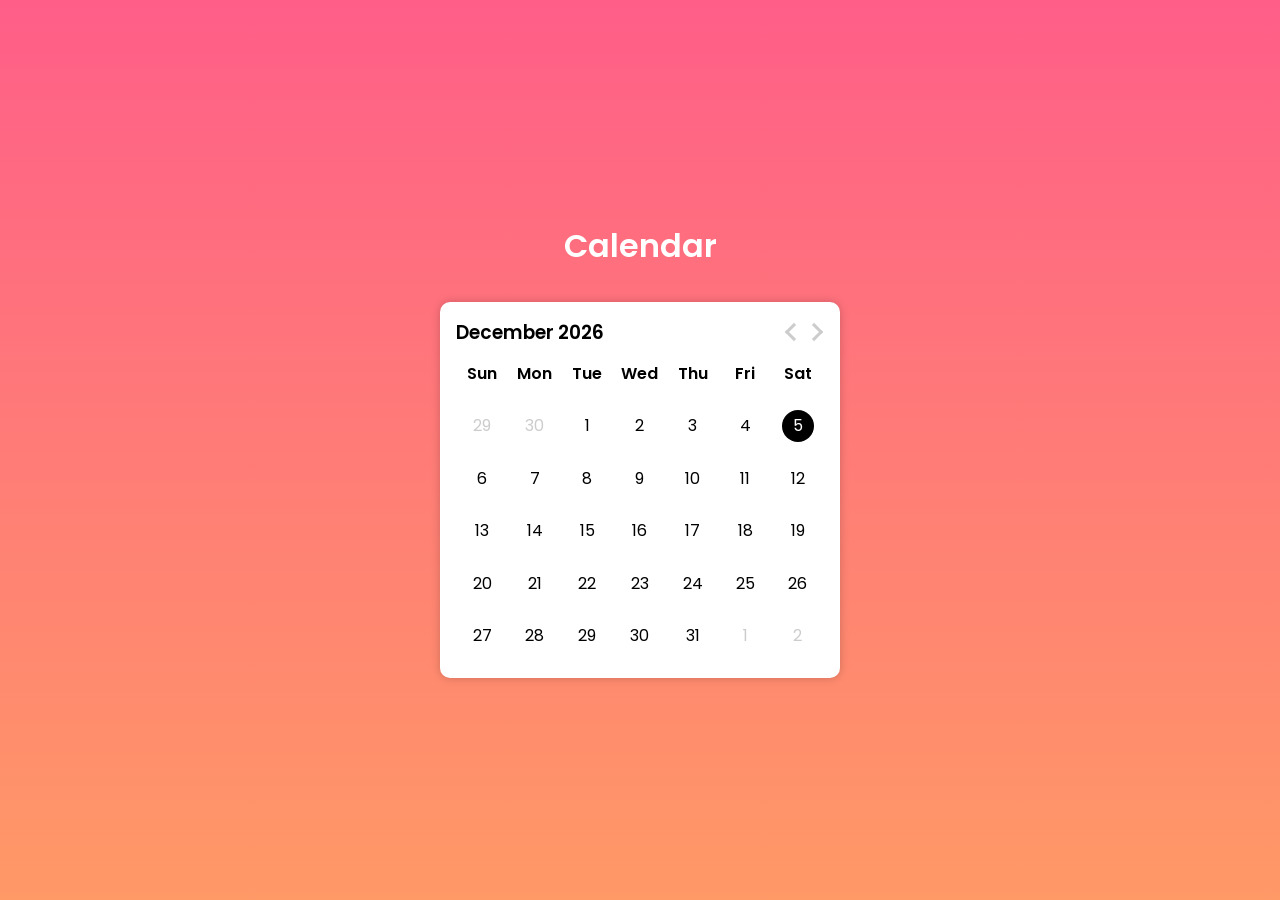
<file: Calender/index.html>
<!DOCTYPE html>
<html lang="en">
  <head>
    <meta charset="UTF-8" />
    <meta http-equiv="X-UA-Compatible" content="IE=edge" />
    <meta name="viewport" content="width=device-width, initial-scale=1.0" />
    <title>Calendar</title>
    <link rel="stylesheet" href="style.css" />
    <script src="script.js" defer></script>

  </head>
  <body>
    <h1>Calendar</h1>
    <div class="calendar">
      <header>
        <h3></h3>
        <nav>
          <button id="prev"></button>
          <button id="next"></button>
        </nav>
      </header>
      <section>
        <ul class="days">
          <li>Sun</li>
          <li>Mon</li>
          <li>Tue</li>
          <li>Wed</li>
          <li>Thu</li>
          <li>Fri</li>
          <li>Sat</li>
        </ul>
        <ul class="dates"></ul>
      </section>
    </div>
  </body>
</html>
</file>
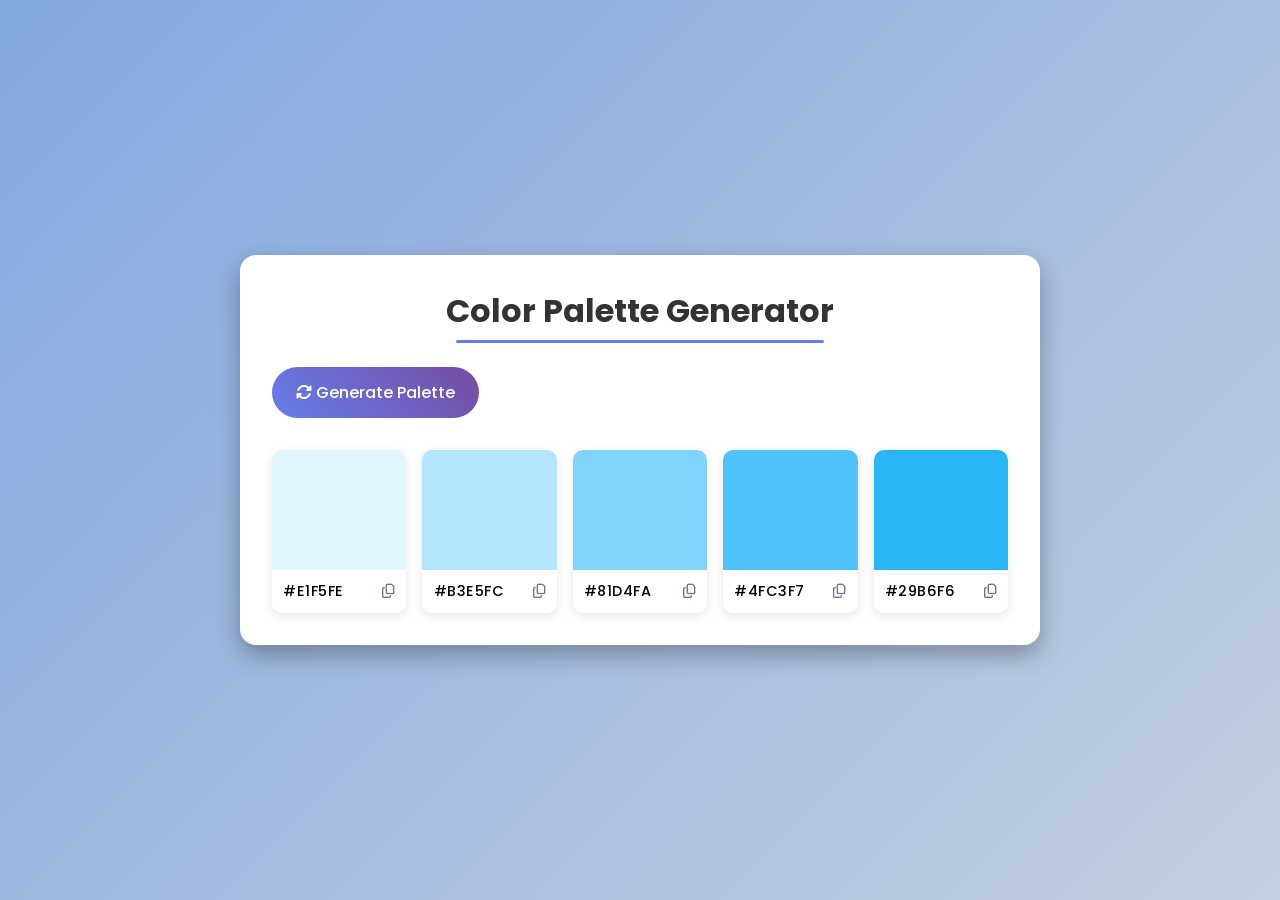
<file: Colour Palette Generator/index.html>
<!DOCTYPE html>
<html lang="en">
  <head>
    <meta charset="UTF-8" />
    <meta name="viewport" content="width=device-width, initial-scale=1.0" />
    <title>Color Palette Generator</title>
    <link
      rel="stylesheet"
      href="https://cdnjs.cloudflare.com/ajax/libs/font-awesome/6.7.2/css/all.min.css"
      integrity="sha512-Evv84Mr4kqVGRNSgIGL/F/aIDqQb7xQ2vcrdIwxfjThSH8CSR7PBEakCr51Ck+w+/U6swU2Im1vVX0SVk9ABhg=="
      crossorigin="anonymous"
      referrerpolicy="no-referrer"
    />
    <link rel="stylesheet" href="style.css" />
  </head>
  <body>
    <div class="container">
      <h1>Color Palette Generator</h1>

      <button id="generate-btn">
        <i class="fas fa-sync-alt"></i>
        Generate Palette
      </button>

      <div class="palette-container">
        <!-- COLOR BOX 1 -->
        <div class="color-box">
          <div class="color" style="background-color: #e1f5fe"></div>
          <div class="color-info">
            <span class="hex-value">#E1F5FE</span>
            <i class="far fa-copy copy-btn" title="Copy to clipboard"></i>
          </div>
        </div>
        <!-- COLOR BOX 2 -->
        <div class="color-box">
          <div class="color" style="background-color: #b3e5fc"></div>
          <div class="color-info">
            <span class="hex-value">#B3E5FC</span>
            <i class="far fa-copy copy-btn" title="Copy to clipboard"></i>
          </div>
        </div>
        <!-- COLOR BOX 3 -->
        <div class="color-box">
          <div class="color" style="background-color: #81d4fa"></div>
          <div class="color-info">
            <span class="hex-value">#81D4FA</span>
            <i class="far fa-copy copy-btn" title="Copy to clipboard"></i>
          </div>
        </div>
        <!-- COLOR BOX 4 -->
        <div class="color-box">
          <div class="color" style="background-color: #4fc3f7"></div>
          <div class="color-info">
            <span class="hex-value">#4FC3F7</span>
            <i class="far fa-copy copy-btn" title="Copy to clipboard"></i>
          </div>
        </div>
        <!-- COLOR BOX 5 -->
        <div class="color-box">
          <div class="color" style="background-color: #29b6f6"></div>
          <div class="color-info">
            <span class="hex-value">#29B6F6</span>
            <i class="far fa-copy copy-btn" title="Copy to clipboard"></i>
          </div>
        </div>
      </div>
    </div>

    <script src="script.js"></script>
  </body>
</html>
</file>
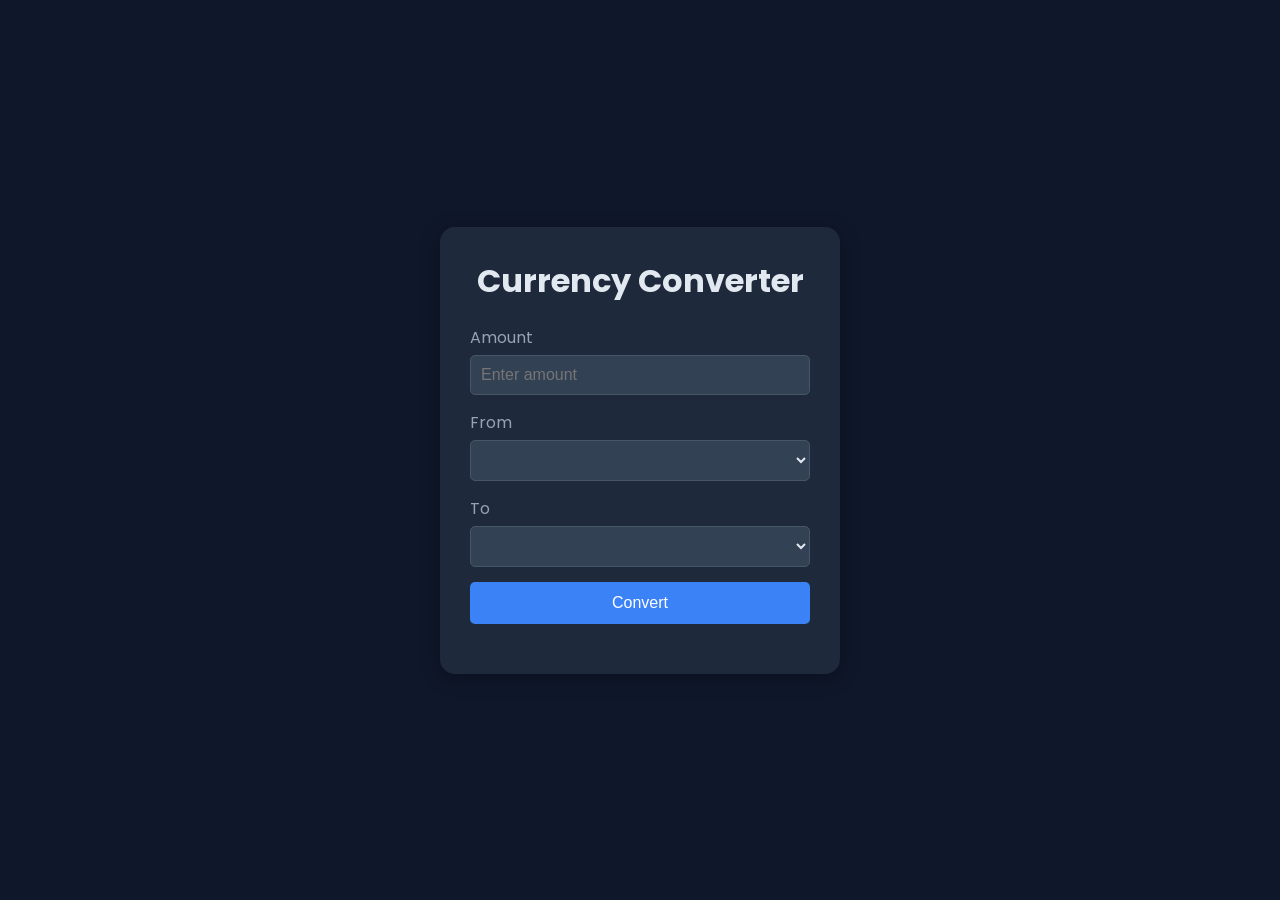
<file: Currency Converter/index.html>
<!DOCTYPE html>
<html lang="en">
  <head>
    <meta charset="UTF-8" />
    <meta name="viewport" content="width=device-width, initial-scale=1.0" />
    <title>Curreny Converter App</title>
    <link rel="stylesheet" href="style.css" />
    <link
      href="https://fonts.googleapis.com/css?family=Poppins:100,100italic,200,200italic,300,300italic,regular,italic,500,500italic,600,600italic,700,700italic,800,800italic,900,900italic"
      rel="stylesheet"
    />
  </head>
  <body>
    <div class="container">
      <h1>Currency Converter</h1>

      <form id="converter-form">
        <div class="form-group">
          <label for="amount">Amount</label>
          <input type="number" id="amount" placeholder="Enter amount" required />
        </div>

        <div class="form-group">
          <label for="from-currency">From</label>
          <select id="from-currency">
            <!-- Currency options will be inserted from our api -->
          </select>
        </div>

        <div class="form-group">
          <label for="to-currency">To</label>
          <select id="to-currency">
            <!-- Currency options will be inserted from our api -->
          </select>
        </div>

        <button type="submit">Convert</button>
      </form>

      <div id="result"></div>
    </div>

    <script src="script.js"></script>
  </body>
</html>
</file>
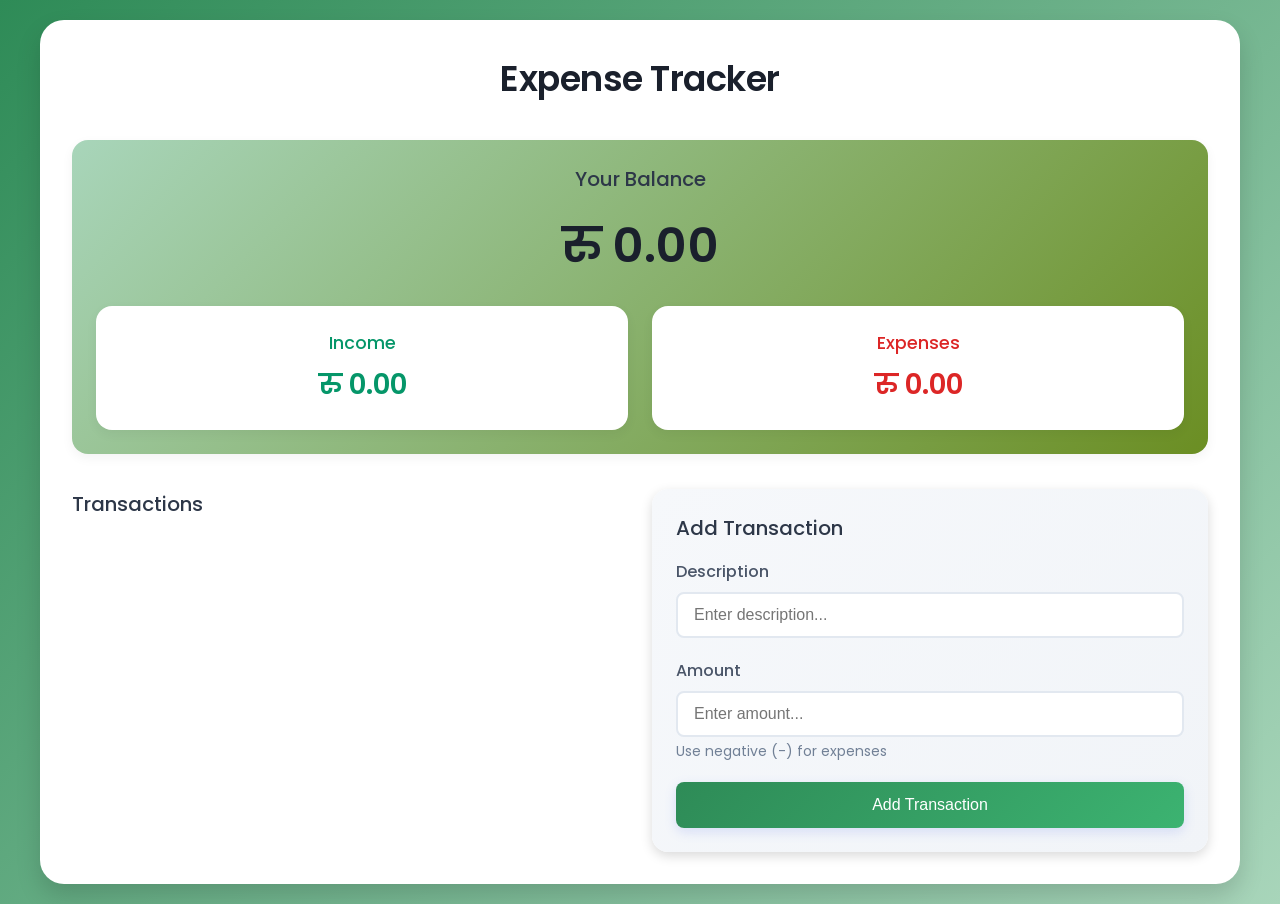
<file: Expense Tracker/index.html>
<!DOCTYPE html>
<html lang="en">
  <head>
    <meta charset="UTF-8" />
    <meta name="viewport" content="width=device-width, initial-scale=1.0" />
    <title>Expense Tracker</title>
    <link rel="stylesheet" href="style.css" />
    <link
      href="https://fonts.googleapis.com/css?family=Poppins:100,100italic,200,200italic,300,300italic,regular,italic,500,500italic,600,600italic,700,700italic,800,800italic,900,900italic"
      rel="stylesheet"
    />
  </head>
  <body>
    <div class="container">
      <h1>Expense Tracker</h1>

      <div class="balance-container">
        <h2>Your Balance</h2>
        <h1 id="balance">रु 0.00</h1>

        <div class="summary">
          <div class="income">
            <h3>Income</h3>
            <p id="income-amount">रु 0.00</p>
          </div>
          <div class="expenses">
            <h3>Expenses</h3>
            <p id="expense-amount">रु 0.00</p>
          </div>
        </div>
      </div>

      <div class="main-content">
        <div class="transaction-container">
          <h2>Transactions</h2>
          <ul id="transaction-list">
            <!-- TRANSACTIONS WILL BE INSERTED HERE -->
          </ul>
        </div>

        <div class="form-container">
          <h2>Add Transaction</h2>

          <form id="transaction-form">
            <div class="form-group">
              <label for="description">Description</label>
              <input type="text" id="description" placeholder="Enter description..." required />
            </div>

            <div class="form-group">
              <label for="amount">Amount</label>
              <input type="number" id="amount" placeholder="Enter amount..." required />
              <small>Use negative (-) for expenses</small>
            </div>

            <button type="submit">Add Transaction</button>
          </form>
        </div>
      </div>
    </div>

    <script src="script.js"></script>
  </body>
</html>
</file>
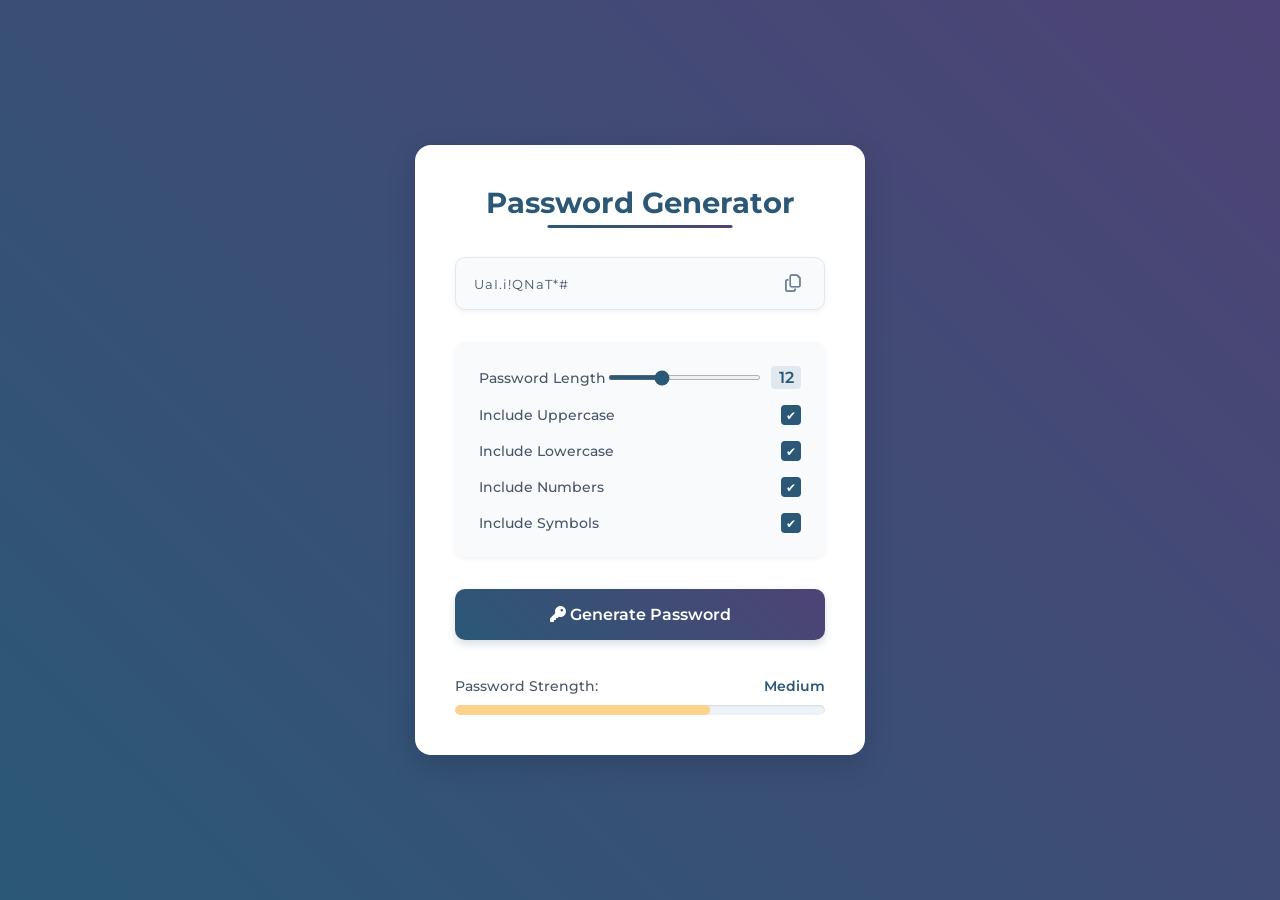
<file: Password Generator/index.html>
<!DOCTYPE html>
<html lang="en">
  <head>
    <meta charset="UTF-8" />
    <meta name="viewport" content="width=device-width, initial-scale=1.0" />
    <title>Password Generator</title>
    <link rel="stylesheet" href="style.css" />
    <link
      rel="stylesheet"
      href="https://cdnjs.cloudflare.com/ajax/libs/font-awesome/6.7.2/css/all.min.css"
      integrity="sha512-Evv84Mr4kqVGRNSgIGL/F/aIDqQb7xQ2vcrdIwxfjThSH8CSR7PBEakCr51Ck+w+/U6swU2Im1vVX0SVk9ABhg=="
      crossorigin="anonymous"
      referrerpolicy="no-referrer"
    />
  </head>
  <body>
    <div class="container">
      <h1>Password Generator</h1>

      <!-- password container -->
      <div class="password-container">
        <input type="text" readonly id="password" />
        <i class="far fa-copy" id="copy-btn" title="Copy to clipboard"></i>
      </div>

      <!-- options -->
      <div class="options">
        <!-- password length -->
        <div class="option">
          <label for="length">Password Length</label>
          <div class="range-container">
            <input type="range" id="length" min="6" max="24" value="12" />
            <span id="length-value">12</span>
          </div>
        </div>
        <!-- include uppercase -->
        <div class="option">
          <label for="uppercase">Include Uppercase</label>
          <input type="checkbox" id="uppercase" checked />
        </div>
        <!-- include lowercase -->
        <div class="option">
          <label for="lowercase">Include Lowercase</label>
          <input type="checkbox" id="lowercase" checked />
        </div>
        <!-- include numbers -->
        <div class="option">
          <label for="numbers">Include Numbers</label>
          <input type="checkbox" id="numbers" checked />
        </div>
        <!-- include symbols -->
        <div class="option">
          <label for="symbols">Include Symbols</label>
          <input type="checkbox" id="symbols" checked />
        </div>
      </div>

      <button id="generate-btn">
        <i class="fas fa-key"></i>
        Generate Password
      </button>

      <div class="strength-container">
        <p>Password Strength: <span id="strength-label">Medium</span></p>

        <div class="strength-meter">
          <div class="strength-bar"></div>
        </div>
      </div>
    </div>
    <script src="script.js"></script>
  </body>
</html>
</file>
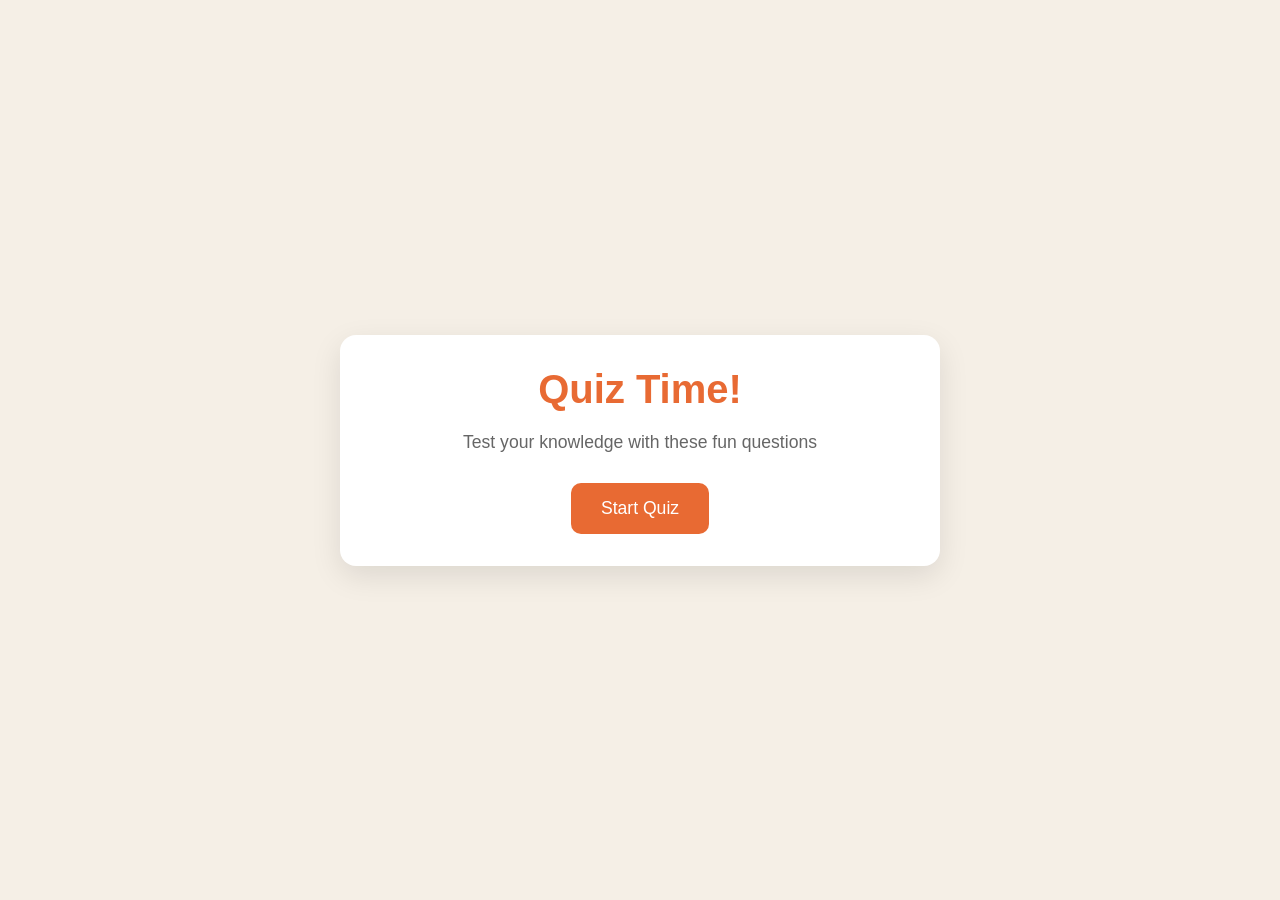
<file: Quiz Game/index.html>
<!DOCTYPE html>
<html lang="en">
  <head>
    <meta charset="UTF-8" />
    <meta name="viewport" content="width=device-width, initial-scale=1.0" />
    <title>Quiz Game</title>
    <link rel="stylesheet" href="style.css" />
  </head>
  <body>
    <div class="container">
      <div class="screen active" id="start-screen">
        <h1>Quiz Time!</h1>
        <p>Test your knowledge with these fun questions</p>
        <button id="start-btn">Start Quiz</button>
      </div>

      <div class="screen" id="quiz-screen">
        <div class="quiz-header">
          <h2 id="question-text">Question goes here</h2>
          <div class="quiz-info">
            <p>
              Question <span id="current-question">1</span> of <span id="total-questions">5</span>
            </p>

            <p>Score: <span id="score">0</span></p>
          </div>
        </div>

        <div id="answers-container" class="answers-container">
          <!-- Answer buttons will be insterted here from our js code later at some point -->
        </div>

        <div class="progress-bar">
          <div id="progress" class="progress"></div>
        </div>
      </div>

      <div id="result-screen" class="screen">
        <h1>Quiz Results</h1>
        <div class="result-info">
          <p>You scored <span id="final-score">0</span> out of <span id="max-score">5</span></p>

          <div id="result-message">Good job!</div>
        </div>
        <button id="restart-btn">Restart Quiz</button>
      </div>
    </div>

    <script src="script.js"></script>
  </body>
</html>
</file>
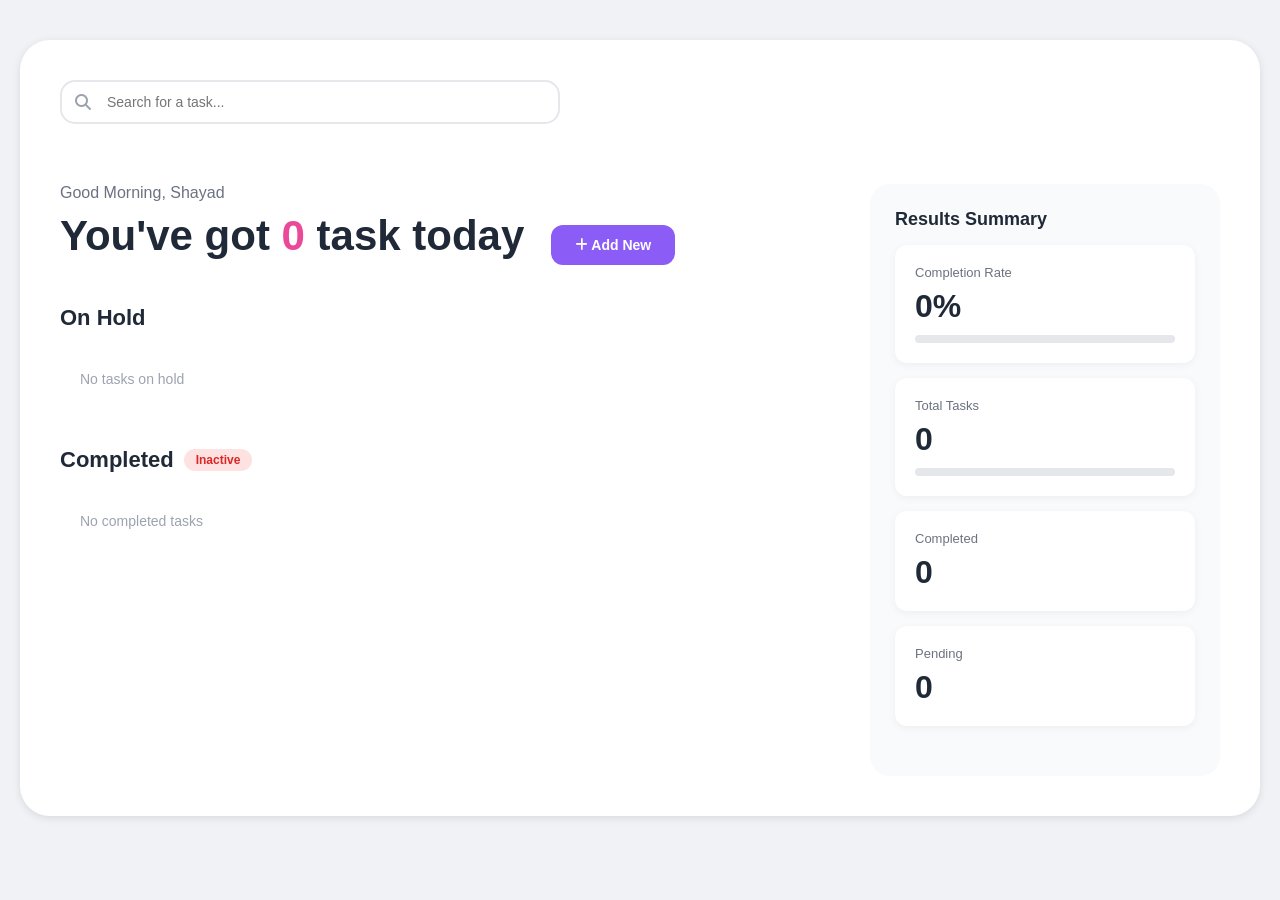
<file: ToDo/index.html>
<!DOCTYPE html>
<html lang="en">
  <head>
    <meta charset="UTF-8" />
    <meta name="viewport" content="width=device-width, initial-scale=1.0" />
    <title>Task Management</title>

    <link
      href="https://cdnjs.cloudflare.com/ajax/libs/font-awesome/6.4.0/css/all.min.css"
      rel="stylesheet"
    />

    <link rel="stylesheet" href="style.css" />
  </head>

  <body>
    <div class="container">

      <div class="header">
        <div class="search-bar">
          <i class="fas fa-search"></i>
          <input
            type="text"
            id="searchInput"
            placeholder="Search for a task..."
          />
        </div>
      </div>

      <div class="main-content">

        <div class="title-section">
          <div class="greeting" id="greeting"></div>

          <h1>
            You've got
            <span class="task-count" id="taskCount">0</span>
            task today

            <button class="add-btn" onclick="openModal()">
              <i class="fas fa-plus"></i>
              Add New
            </button>
          </h1>
        </div>

        <div class="section">
          <div class="section-header">
            <h2>On Hold</h2>
          </div>

          <div id="onHoldTasks"></div>
        </div>

        <div class="section">
          <div class="section-header">
            <h2>Completed</h2>
            <span class="badge badge-inactive">Inactive</span>
          </div>

          <div id="completedTasks"></div>
        </div>

      </div>

      <div class="sidebar">

        <div class="sidebar-section">

          <h3 class="sidebar-title">
            Results Summary
          </h3>

          <div class="stat-card">
            <div class="stat-label">
              Completion Rate
            </div>

            <div
              class="stat-value"
              id="completionRateValue"
            >
              0%
            </div>

            <div class="progress-bar">
              <div
                class="progress-fill"
                id="completionProgress"
                style="width: 0%"
              ></div>
            </div>
          </div>

          <div class="stat-card">
            <div class="stat-label">
              Total Tasks
            </div>

            <div
              class="stat-value"
              id="totalTasks"
            >
              0
            </div>

            <div class="progress-bar">
              <div
                class="progress-fill"
                id="totalProgress"
                style="width: 0%"
              ></div>
            </div>
          </div>

          <div class="stat-card">
            <div class="stat-label">
              Completed
            </div>

            <div
              class="stat-value"
              id="completedCount"
            >
              0
            </div>
          </div>

          <div class="stat-card">
            <div class="stat-label">
              Pending
            </div>

            <div
              class="stat-value"
              id="pendingCount"
            >
              0
            </div>
          </div>

        </div>
      </div>

    </div>

    <!-- Task Modal -->

    <div class="modal" id="taskModal">

      <div class="modal-content">

        <h2 class="modal-header">
          Add / Update Task
        </h2>

        <form id="taskForm">

          <div class="form-group">
            <label for="taskTitle">
              Task Title
            </label>

            <input
              type="text"
              id="taskTitle"
              placeholder="Enter task title"
              required
            />
          </div>

          <div class="form-group">
            <label for="taskStatus">
              Status
            </label>

            <select id="taskStatus">
              <option value="pending">
                Pending
              </option>

              <option value="progress">
                In Progress
              </option>

              <option value="completed">
                Completed
              </option>
            </select>
          </div>

          <div class="form-group">
            <label for="taskPriority">
              Priority
            </label>

            <select id="taskPriority">

              <option value="minor">
                Minor
              </option>

              <option value="normal">
                Normal
              </option>

              <option value="critical">
                Critical
              </option>

            </select>
          </div>

          <div class="modal-actions">

            <button
              type="button"
              class="btn btn-secondary"
              onclick="closeModal()"
            >
              Cancel
            </button>

            <button
              type="submit"
              class="btn btn-primary"
            >
              Save Task
            </button>

          </div>

        </form>

      </div>

    </div>

    <script src="main.js"></script>
  </body>
</html>
</file>
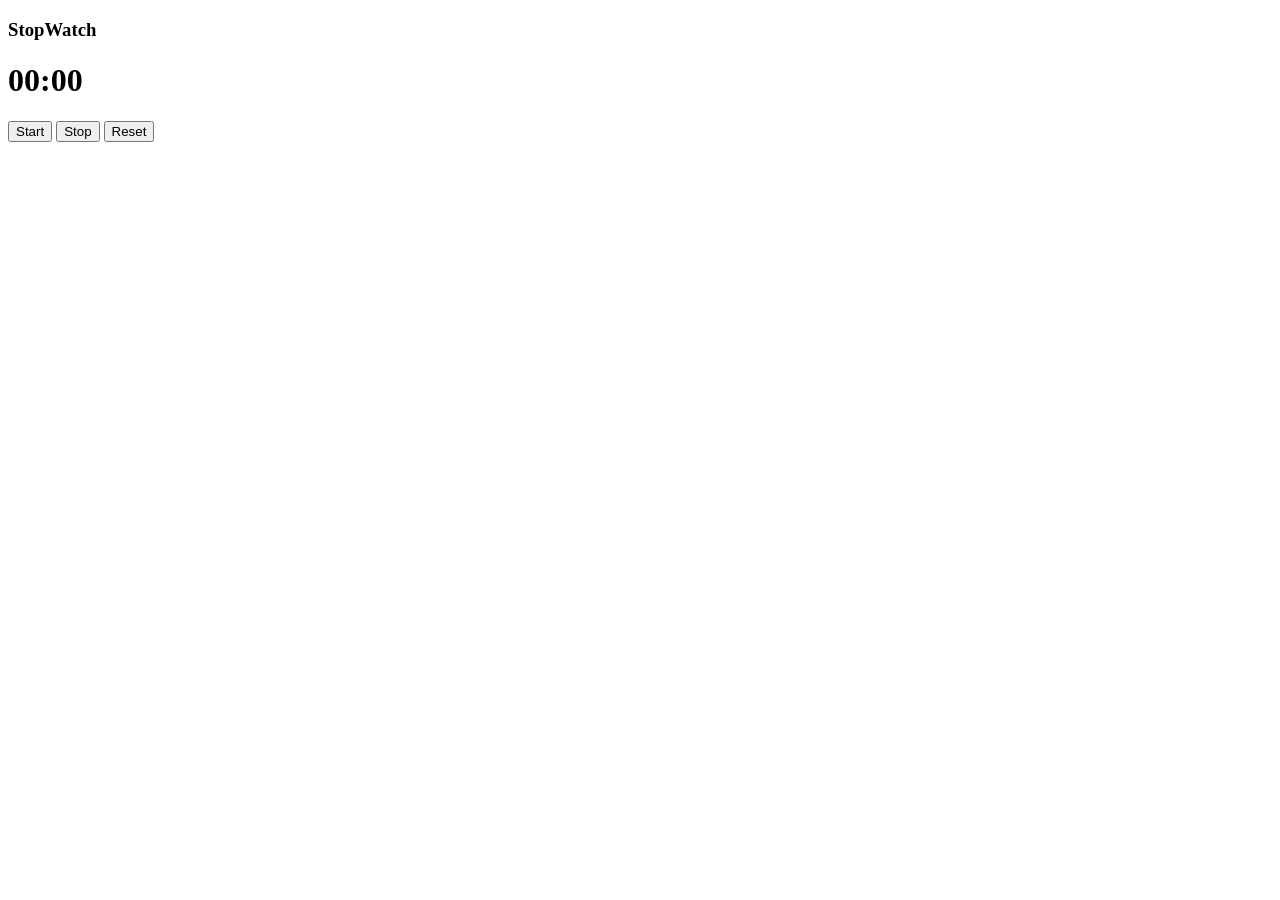
<file: StopWatch/main.html>
<!DOCTYPE html>
<html lang="en">

<head>
    <title>Stop Watch</title>
</head>

<body>
    <h3>StopWatch</h3>
    <h1 id="time">00:00</h1>
    <button onclick="startClock()">Start</button>
    <button onclick="stopClock()">Stop</button>
    <button onclick="resetClock()">Reset</button>
    <script src="index.js"></script>
</body>

</html>
</file>
<file: Calender/style.css>
@import url("https://fonts.googleapis.com/css2?family=Poppins:wght@400;500;600;700&display=swap");

* {
  padding: 0;
  margin: 0;
  box-sizing: border-box;
}

body {
  min-height: 100vh;
  display: flex;
  flex-direction: column;
  align-items: center;
  justify-content: center;
  font-family: Poppins, sans-serif;
  background: linear-gradient(to bottom, #ff5e88, #ff9966);
}

h1 {
  font-weight: 600;
  text-align: center;
  color: #fff;
  margin-bottom: 2rem;
}

h3 {
  font-weight: 600;
}

.calendar {
  width: clamp(320px, 400px, 90%);
  padding: 1rem;
  background: #fff;
  border-radius: 10px;
  box-shadow: 0 0 10px rgba(0, 0, 0, 0.2);
}

.calendar header {
  display: flex;
  align-items: center;
  justify-content: space-between;
}

.calendar nav {
  display: flex;
  align-items: center;
}

.calendar ul {
  list-style: none;
  display: flex;
  flex-wrap: wrap;
  text-align: center;
}

.calendar ul li {
  width: calc(100% / 7);
  position: relative;
  z-index: 2;
  aspect-ratio: 1;
  display: flex;
  align-items: center;
  justify-content: center;
}

#prev,
#next {
  width: 20px;
  height: 20px;
  position: relative;
  border: none;
  background: transparent;
  cursor: pointer;
}

#prev::before,
#next::before {
  content: "";
  width: 50%;
  height: 50%;
  position: absolute;
  top: 50%;
  left: 50%;
  border-style: solid;
  border-width: 0.25em 0.25em 0 0;
  border-color: #ccc;
}

#next::before {
  transform: translate(-50%, -50%) rotate(45deg);
}

#prev::before {
  transform: translate(-50%, -50%) rotate(-135deg);
}

#prev:hover::before,
#next:hover::before {
  border-color: #000;
}

.days {
  font-weight: 600;
}

.dates li.today {
  color: #fff;
}

.dates li.today::before {
  content: "";
  width: 2rem;
  height: 2rem;
  position: absolute;
  top: 50%;
  left: 50%;
  transform: translate(-50%, -50%);
  background: #000;
  border-radius: 50%;
  z-index: -1;
}

.dates li.inactive {
  color: #ccc;
}
</file>
<file: Colour Palette Generator/style.css>
/* Basic Reset */
@import url(https://fonts.googleapis.com/css?family=Poppins:100,100italic,200,200italic,300,300italic,regular,italic,500,500italic,600,600italic,700,700italic,800,800italic,900,900italic);

* {
  margin: 0;
  padding: 0;
  box-sizing: border-box;
  font-family: "Poppins", sans-serif;
}

body {
  background: linear-gradient(135deg, #83a8df, #c3cfe2);
  min-height: 100vh;
  display: flex;
  align-items: center;
  justify-content: center;
  padding: 20px;
}

.container {
  background-color: #fff;
  border-radius: 1rem;
  padding: 2rem;
  width: 100%;
  max-width: 800px;
  box-shadow: 0 10px 25px rgba(0, 0, 0, 0.3);
}

h1 {
  text-align: center;
  margin-bottom: 1.5rem;
  color: #333;
  position: relative;
  padding-bottom: 0.5rem;
}

h1::after {
  content: "";
  position: absolute;
  bottom: 0;
  left: 50%;
  transform: translateX(-50%);
  width: 50%;
  height: 3px;
  background-color: #667eea;
  border-radius: 2px;
}

#generate-btn {
  background: linear-gradient(45deg, #667eea, #764ba2);
  color: white;
  border: none;
  padding: 0.8rem 1.5rem;
  border-radius: 50px;
  cursor: pointer;
  font-weight: 500;
  margin-bottom: 2rem;
  font-size: 1rem;
}

#generate-btn:hover {
  transform: translateY(-2px);
  box-shadow: 0 6px 10px rgba(102, 126, 234, 0.3);
}

#generate-btn:active {
  transform: translateY(0);
}

.palette-container {
  display: grid;
  gap: 1rem;
  grid-template-columns: repeat(auto-fit, minmax(130px, 1fr));
}

.color-box {
  border-radius: 10px;
  overflow: hidden;
  box-shadow: 0 3px 10px rgba(0, 0, 0, 0.1);
  transition: transform 0.2s;
}

.color-box:hover {
  transform: translateY(-5px);
}

.color {
  height: 120px;
  cursor: pointer;
}

.color-info {
  background-color: #fff;
  padding: 0.7rem;
  display: flex;
  align-items: center;
  justify-content: space-between;
  font-size: 0.9rem;
}

.hex-value {
  font-weight: 500;
  letter-spacing: 0.5px;
}

.copy-btn {
  cursor: pointer;
  color: #64748b;
  transition: color 0.2s;
}

.copy-btn:hover {
  color: #667eea;
}

@media (max-width: 768px) {
  .palette-container {
    grid-template-columns: repeat(auto-fit, minmax(100px, 1fr));
  }
}
</file>
<file: Currency Converter/style.css>
* {
  margin: 0;
  padding: 0;
  box-sizing: border-box;
}

:root {
  --bg-primary: #0f172a;
  --bg-secondary: #1e293b;
  --bg-input: #334155;
  --text-primary: #e2e8f0;
  --text-secondary: #94a3b8;
  --border-color: #475569;
  --accent-primary: #3b82f6;
  --accent-hover: #2563eb;
}

body {
  background-color: var(--bg-primary);
  display: flex;
  justify-content: center;
  align-items: center;
  min-height: 100vh;
  padding: 20px;
  font-family: "Poppins", sans-serif;
}

.container {
  width: 100%;
  max-width: 400px;
  background-color: var(--bg-secondary);
  padding: 30px;
  border-radius: 15px;
  box-shadow: 0 4px 20px rgba(0, 0, 0, 0.3);
}

h1 {
  text-align: center;
  color: var(--text-primary);
  margin-bottom: 20px;
}

.form-group {
  margin-bottom: 15px;
}

label {
  display: block;
  margin-bottom: 5px;
  color: var(--text-secondary);
}

input,
select {
  width: 100%;
  padding: 10px;
  background-color: var(--bg-input);
  border: 1px solid var(--border-color);
  border-radius: 5px;
  font-size: 1rem;
  color: var(--text-primary);
}

input:focus,
select:focus {
  outline: none;
  border-color: var(--accent-primary);
  box-shadow: 0 0 0 2px rgba(59, 130, 246, 0.2);
}

button {
  width: 100%;
  padding: 12px;
  background-color: var(--accent-primary);
  color: #fff;
  border: none;
  border-radius: 5px;
  font-size: 1rem;
  cursor: pointer;
  transition: all 0.3s ease;
}

button:hover {
  background-color: var(--accent-hover);
  transform: translateY(-2px);
}

#result {
  margin-top: 20px;
  text-align: center;
  font-size: 1.2rem;
  color: var(--text-primary);
}
</file>
<file: Expense Tracker/style.css>
* {
  margin: 0;
  padding: 0;
  box-sizing: border-box;
}

body {
  background: linear-gradient(135deg, #2e8b57, #a8d5ba);
  min-height: 100vh;
  font-family: "Poppins", sans-serif;
  display: flex;
  align-items: center;
  justify-content: center;
  padding: 20px;
  color: #2d3436;
}

.container {
  width: 100%;
  max-width: 1200px;
  background-color: #fff;
  padding: 2rem;
  border-radius: 24px;
  box-shadow: 0 12px 24px rgba(0, 0, 0, 0.15);
}

h1 {
  text-align: center;
  color: #1a202c;
  margin-bottom: 35px;
  font-size: 2.2rem;
  font-weight: 600;
  letter-spacing: -0.5px;
}

h2 {
  color: #2d3748;
  margin-bottom: 1rem;
  font-size: 1.25rem;
  font-weight: 500;
}

.balance-container {
  text-align: center;
  margin-bottom: 35px;
  padding: 24px;
  background: linear-gradient(135deg, #a8d5ba, #6b8e23);
  border-radius: 1rem;
  box-shadow: 0 4px 12px rgba(0, 0, 0, 0.05);
}

.balance-container h1 {
  font-size: 3rem;
  margin: 15px 0;
}

.summary {
  display: grid;
  grid-template-columns: 1fr 1fr;
  gap: 24px;
  margin-top: 24px;
}

.main-content {
  display: grid;
  grid-template-columns: 1fr 1fr;
  gap: 24px;
}

.income,
.expenses {
  background-color: white;
  padding: 24px;
  border-radius: 1rem;
  box-shadow: 0 4px 12px rgba(0, 0, 0, 0.05);
  transition: transform 0.2s ease;
}

.income:hover,
.expenses:hover {
  transform: translateY(-2px);
}

.income h3 {
  color: #059669;
  font-size: 1.1rem;
  font-weight: 500;
}

.expenses h3 {
  color: #dc2626;
  font-size: 1.1rem;
  font-weight: 500;
}

.income p,
.expenses p {
  margin-top: 8px;
  font-size: 1.75rem;
  font-weight: 600;
}

.income p {
  color: #059669;
}

.expenses p {
  color: #dc2626;
}

.transaction-container {
  height: 100%;
  display: flex;
  flex-direction: column;
}

#transaction-list {
  list-style: none;
  max-height: 500px;
  overflow-y: auto;
  padding-right: 8px;
  flex-grow: 1;
}

#transaction-list::-webkit-scrollbar {
  width: 8px;
}

#transaction-list::-webkit-scrollbar-track {
  /* track is the bg of the scrollbar */
  background-color: #f1f1f1;
  border-radius: 4px;
}
#transaction-list::-webkit-scrollbar-thumb {
  /* thumb is the draggble part of the scrollbar */
  background-color: #cbd5e0;
  border-radius: 4px;
}
#transaction-list::-webkit-scrollbar-thumb:hover {
  background-color: #a0aec0;
}

.transaction {
  display: flex;
  justify-content: space-between;
  align-items: center;
  padding: 1rem 1.2rem;
  margin-bottom: 12px;
  border-radius: 12px;
  background-color: #fff;
  box-shadow: 0 2px 8px rgba(0, 0, 0, 0.05);
  transition: all 0.2s ease;
  border-right: 5px solid;
  animation: slideIn 0.3s ease;
}

@keyframes slideIn {
  from {
    opacity: 0;
    transform: translateX(-20px);
  }

  to {
    opacity: 1;
    transform: translateX(0px);
  }
}

.transaction:hover {
  transform: translateX(4px);
  box-shadow: 0 4px 12px rgba(0, 0, 0, 0.1);
}

.transaction.income {
  border-right-color: #059669;
}

.transaction.expense {
  border-right-color: #dc2626;
}

.transaction .delete-btn {
  background: none;
  border: none;
  color: #dc2626;
  cursor: pointer;
  font-size: 1.4rem;
  opacity: 0;
  transition: all 0.2s ease;
  padding: 4px 8px;
  border-radius: 4px;
  margin-left: 12px;
}

.transaction:hover .delete-btn {
  opacity: 1;
}

.transaction .delete-btn:hover {
  background-color: #fee2e2;
  transform: scale(1.1);
}

.form-container {
  background: linear-gradient(135deg, #f6f8fb, #f1f4f8);
  padding: 24px;
  border-radius: 16px;
  box-shadow: 0 4px 12px rgba(0, 0, 0, 0.15);
  height: 100%;
  display: flex;
  flex-direction: column;
}

.form-container form {
  height: 100%;
  display: flex;
  flex-direction: column;
}

.form-group {
  margin-bottom: 20px;
}

label {
  display: block;
  margin-bottom: 8px;
  color: #4a5568;
  font-weight: 500;
}

input {
  width: 100%;
  padding: 12px 16px;
  border: 2px solid #e2e8f0;
  border-radius: 8px;
  font-size: 1rem;
  transition: all 0.2s ease;
  background-color: white;
}

input:focus {
  outline: none;
  border-color: #667eea;
  box-shadow: 0 0 0 3px rgba(102, 126, 234, 0.1);
}

input:hover {
  border-color: #cbd5e0;
}

small {
  color: #718096;
  font-size: 0.875rem;
  margin-top: 4px;
  display: block;
}

button[type="submit"] {
  width: 100%;
  padding: 14px;
  background: linear-gradient(135deg, #2e8b57 0%, #3cb371 100%);
  color: white;
  border: none;
  border-radius: 8px;
  cursor: pointer;
  font-size: 1rem;
  font-weight: 500;
  transition: all 0.2s ease;
  box-shadow: 0 4px 12px rgba(102, 126, 234, 0.2);
  margin-top: auto;
}

button[type="submit"]:hover {
  transform: translateY(-2px);
  box-shadow: 0 6px 16px rgba(102, 126, 234, 0.3);
}

button[type="submit"]:active {
  transform: translateY(0);
}

/* responsiveness */

@media (max-width: 900px) {
  .main-content {
    grid-template-columns: 1fr;
  }

  #transaction-list {
    max-height: 300px;
  }
}

@media (max-width: 480px) {
  .container {
    padding: 24px;
  }

  .summary {
    grid-template-columns: 1fr;
    gap: 16px;
  }

  .balance-container h1 {
    font-size: 2.5rem;
  }

  .income p,
  .expenses p {
    font-size: 1.5rem;
  }

  .transaction {
    padding: 14px 16px;
  }

  h1 {
    font-size: 1.8rem;
  }
}
</file>
<file: Password Generator/style.css>
@import url(https://fonts.googleapis.com/css?family=Montserrat:100,200,300,regular,500,600,700,800,900,100italic,200italic,300italic,italic,500italic,600italic,700italic,800italic,900italic);

:root {
  --primary-color: #2b5876;
  --secondary-color: #4e4376;
  --weak-color: #fc8181;
  --medium-color: #fbd38d;
  --strong-color: #68d391;
}

* {
  margin: 0;
  padding: 0;
  box-sizing: border-box;
  font-family: "Montserrat", sans-serif;
}

body {
  background: linear-gradient(45deg, var(--primary-color), var(--secondary-color));
  min-height: 100vh;
  display: flex;
  justify-content: center;
  align-items: center;
  color: #333;
  padding: 20px;
}

.container {
  background-color: #fff;
  padding: 2.5rem;
  border-radius: 1rem;
  box-shadow: 0 10px 30px rgba(0, 0, 0, 0.15);
  width: 90%;
  max-width: 450px;
}

h1 {
  text-align: center;
  margin-bottom: 1.8rem;
  color: var(--primary-color);
  font-size: 1.8rem;
  font-weight: 700;
  position: relative;
  padding-bottom: 0.5rem;
}

h1::after {
  content: "";
  position: absolute;
  bottom: 0;
  left: 50%;
  transform: translateX(-50%);
  width: 50%;
  height: 3px;
  background: linear-gradient(90deg, var(--primary-color), var(--secondary-color));
  border-radius: 2px;
}

.password-container {
  margin-bottom: 2rem;
  background-color: #f8fafc;
  border-radius: 10px;
  border: 1px solid #e2e8f0;
  overflow: hidden;
  box-shadow: 0 2px 5px rgba(0, 0, 0, 0.05);
  display: flex;
  align-items: center;
  justify-content: space-between;
  padding: 0 1rem 0 0;
}

#password {
  width: 100%;
  padding: 1.1rem;
  padding-right: 50px;
  border: none;
  background: transparent;
  color: #4a5568;
  letter-spacing: 1px;
  outline: none;
  border-radius: 10px;
}

#copy-btn {
  cursor: pointer;
  color: #718096;
  font-size: 1.1rem;
  width: 35px;
  height: 35px;
  display: flex;
  align-items: center;
  justify-content: center;
  border-radius: 50%;
}

#copy-btn:hover {
  color: var(--primary-color);
}

.options {
  margin-bottom: 2rem;
  background-color: #f8fafc;
  padding: 1.5rem;
  border-radius: 10px;
  box-shadow: 0 2px 5px rgba(0, 0, 0, 0.05);
}

.option {
  display: flex;
  justify-content: space-between;
  align-items: center;
  margin-bottom: 1rem;
}

.option:last-child {
  margin-bottom: 0;
}

.option label {
  font-size: 0.9rem;
  color: #4a5568;
  font-weight: 500;
}

.range-container {
  display: flex;
  align-items: center;
  gap: 10px;
  width: 60%;
}

input[type="range"] {
  accent-color: var(--primary-color);
  height: 5px;
  cursor: pointer;
  flex: 1;
}

input[type="checkbox"] {
  width: 20px;
  height: 20px;
  border: 2px solid var(--primary-color);
  appearance: none;
  border-radius: 4px;
  cursor: pointer;
  outline: none;
  position: relative;
  transition: all 0.3s;
}

input[type="checkbox"]:checked {
  background-color: var(--primary-color);
}

input[type="checkbox"]:checked::after {
  content: "\2714";
  position: absolute;
  color: white;
  left: 50%;
  top: 50%;
  transform: translate(-50%, -50%);
  font-size: 12px;
}

#length-value {
  font-weight: 600;
  color: var(--primary-color);
  width: 30px;
  text-align: center;
  background: #e2e8f0;
  border-radius: 4px;
  padding: 2px 5px;
}

button {
  width: 100%;
  padding: 1rem;
  background: linear-gradient(45deg, var(--primary-color), var(--secondary-color));
  color: white;
  border: none;
  border-radius: 10px;
  font-size: 1rem;
  font-weight: 600;
  cursor: pointer;
  transition: all 0.3s;
  margin-bottom: 1.5rem;
  box-shadow: 0 4px 8px rgba(43, 88, 118, 0.2);
}

button:hover {
  transform: translateY(-2px);
}

button:active {
  transform: translateY(0);
}

.strength-container {
  margin-top: 0.8rem;
}

.strength-container p {
  font-size: 0.9rem;
  color: #4a5568;
  margin-bottom: 0.6rem;
  display: flex;
  justify-content: space-between;
  font-weight: 500;
}

#strength-label {
  color: var(--primary-color);
  font-weight: 600;
}

.strength-meter {
  height: 10px;
  background-color: #edf2f7;
  border-radius: 5px;
  margin-top: 0.5rem;
  overflow: hidden;
  box-shadow: inset 0 1px 2px rgba(0, 0, 0, 0.1);
}

.strength-bar {
  height: 100%;
  width: 0;
  min-width: 5%;
  background-color: var(--weak-color);
  transition: all 0.3s ease;
  border-radius: 5px;
}

@media (max-width: 768px) {
  .container {
    width: 95%;
    padding: 1.8rem;
  }

  h1 {
    font-size: 1.6rem;
  }

  .option label {
    font-size: 0.9rem;
  }
}
</file>
<file: Quiz Game/style.css>
/* Basic Reset */

* {
  margin: 0;
  padding: 0;
  box-sizing: border-box;
}

body {
  background: #f5efe6;
  display: flex;
  justify-content: center;
  align-items: center;
  min-height: 100vh;
  padding: 1rem;
  font-family: sans-serif;
}

.container {
  background-color: white;
  border-radius: 1rem;
  box-shadow: 0 10px 30px rgba(0, 0, 0, 0.1);
  width: 100%;
  max-width: 600px;
  overflow: hidden;
  position: relative;
}

/* SCREENS */
.screen {
  display: none;
  padding: 2rem;
  text-align: center;
}

.screen.active {
  display: block;
}

/* START SCREEN */

#start-screen h1 {
  color: #e86a33;
  margin-bottom: 20px;
  font-size: 2.5rem;
}

#start-screen p {
  color: #666;
  margin-bottom: 30px;
  font-size: 1.1rem;
}

.quiz-header {
  margin-bottom: 1rem;
}

#question-text {
  color: #333;
  font-size: 1.5rem;
  margin-bottom: 1rem;
  line-height: 1.4;
}

.quiz-info {
  display: flex;
  justify-content: space-between;
  color: #666;
  margin-bottom: 10px;
}

.answers-container {
  display: flex;
  flex-direction: column;
  gap: 10px;
  margin-bottom: 25px;
}

.answer-btn {
  background-color: #f8f0e5;
  color: #333;
  border: 2px solid #eadbc8;
  border-radius: 10px;
  padding: 1rem;
  cursor: pointer;
  text-align: left;
  transition: all 0.3s ease;
}

.answer-btn:hover {
  background-color: #eadbc8;
  border-color: #dac0ae;
}

.answer-btn.correct {
  background-color: #e6fff0;
  border-color: #a3f0c4;
  color: #28a745;
}

.answer-btn.incorrect {
  background-color: #fff0f0;
  border-color: #ffbdbd;
  color: #dc3545;
}

.progress-bar {
  height: 10px;
  background-color: #f8f0e5;
  border-radius: 5px;
  overflow: hidden;
  margin-top: 20px;
}

.progress {
  height: 100%;
  background-color: #e86a33;
  width: 0%;
  transition: width 0.3s ease;
}

/* RESULT SCREEN */

#result-screen h1 {
  color: #e86a33;
  margin-bottom: 30px;
}

.result-info {
  background-color: #f8f0e5;
  border-radius: 10px;
  padding: 20px;
  margin-bottom: 30px;
}

.result-info p {
  font-size: 1.2rem;
  color: #333;
  margin-bottom: 1rem;
}

#result-message {
  font-size: 1.5rem;
  font-weight: 600;
  color: #e86a33;
}

button {
  background-color: #e86a33;
  color: white;
  border: none;
  border-radius: 10px;
  padding: 15px 30px;
  font-size: 1.1rem;
  cursor: pointer;
  transition: background-color 0.3s ease;
}

button:hover {
  background-color: #d45b28;
}

/* RESPONSIVE DESIGN */
@media (max-width: 500px) {
  /* when we hit 500px and below, implement the styles below */

  .screen {
    padding: 1rem;
  }

  #start-screen h1 {
    font-size: 2rem;
  }

  #question-text {
    font-size: 1.3rem;
  }

  .answer-btn {
    padding: 12px;
  }

  button {
    padding: 12px 25px;
    font-size: 1rem;
  }
}
</file>
<file: ToDo/style.css>
* {
  margin: 0;
  padding: 0;
  box-sizing: border-box;
}

body {
  font-family: "Segoe UI", Tahoma, Geneva, Verdana, sans-serif;
  background: #f0f2f5;
  min-height: 100vh;
  padding: 40px 20px;
}

/* =========================
   MAIN CONTAINER
========================= */

.container {
  max-width: 1400px;
  margin: 0 auto;
  background: #ffffff;
  border-radius: 30px;
  padding: 40px;

  box-shadow: 0 2px 8px rgba(0, 0, 0, 0.1);

  display: grid;
  grid-template-columns: 1fr 350px;
  gap: 30px;
}

/* =========================
   HEADER
========================= */

.header {
  display: flex;
  justify-content: space-between;
  align-items: center;

  margin-bottom: 30px;

  grid-column: 1 / -1;
}

/* =========================
   SEARCH BAR
========================= */

.search-bar {
  position: relative;
  flex: 1;
  max-width: 500px;
}

.search-bar input {
  width: 100%;

  padding: 12px 45px;

  border: 2px solid #e5e7eb;
  border-radius: 15px;

  font-size: 14px;

  outline: none;

  transition: 0.3s;
}

.search-bar input:focus {
  border-color: #8b5cf6;
}

.search-bar i {
  position: absolute;

  left: 15px;
  top: 50%;

  transform: translateY(-50%);

  color: #9ca3af;
}

/* =========================
   MAIN CONTENT
========================= */

.main-content {
  padding-right: 20px;
}

.title-section {
  margin-bottom: 40px;
}

.greeting {
  font-size: 16px;
  color: #6b7280;

  margin-bottom: 10px;
}

.title-section h1 {
  font-size: 42px;
  font-weight: 700;

  color: #1f2937;
}

.title-section h1 .task-count {
  color: #ec4899;
}

/* =========================
   ADD BUTTON
========================= */

.add-btn {
  background: #8b5cf6;

  color: #ffffff;

  border: none;

  padding: 12px 24px;

  border-radius: 12px;

  font-size: 14px;
  font-weight: 600;

  cursor: pointer;

  margin-left: 15px;

  transition: 0.3s;
}

.add-btn:hover {
  background: #7c3aed;

  transform: translateY(-2px);

  box-shadow:
    0 4px 12px rgba(139, 92, 246, 0.3);
}

/* =========================
   SECTIONS
========================= */

.section {
  margin-bottom: 40px;
}

.section-header {
  display: flex;
  align-items: center;

  gap: 10px;

  margin-bottom: 20px;
}

.section-header h2 {
  font-size: 22px;
  font-weight: 600;

  color: #1f2937;
}

/* =========================
   BADGES
========================= */

.badge {
  padding: 4px 12px;

  border-radius: 20px;

  font-size: 12px;
  font-weight: 600;
}

.badge-inactive {
  background: #fee2e2;

  color: #dc2626;
}

/* =========================
   TASK CARD
========================= */

.task-item {
  background: #ffffff;

  border-radius: 15px;

  padding: 20px;

  margin-bottom: 15px;

  display: flex;
  align-items: center;

  gap: 15px;

  box-shadow:
    0 2px 8px rgba(0, 0, 0, 0.05);

  transition: 0.3s;
}

.task-item:hover {
  transform: translateX(5px);

  box-shadow:
    0 4px 12px rgba(0, 0, 0, 0.1);
}

/* =========================
   TASK CHECKBOX
========================= */

.task-checkbox {
  width: 20px;
  height: 20px;

  border-radius: 50%;

  border: 2px solid #ec4899;

  cursor: pointer;

  transition: 0.3s;

  flex-shrink: 0;
}

.task-checkbox:hover {
  background: rgba(236, 72, 153, 0.1);
}

.task-checkbox.completed {
  background: #ec4899;

  position: relative;
}

.task-checkbox.completed::after {
  content: "✓";

  position: absolute;

  color: #ffffff;

  font-size: 12px;

  top: 50%;
  left: 50%;

  transform:
    translate(-50%, -50%);
}

/* =========================
   TASK CONTENT
========================= */

.task-content {
  flex: 1;

  min-width: 0;
}

.task-title {
  font-size: 15px;

  color: #1f2937;

  margin-bottom: 5px;

  word-break: break-word;
}

.task-title.completed {
  text-decoration: line-through;

  color: #9ca3af;
}

/* =========================
   STATUS BADGES
========================= */

.status-badge {
  padding: 6px 16px;

  border-radius: 20px;

  font-size: 12px;

  font-weight: 600;

  white-space: nowrap;
}

.status-pending {
  background: #fef3c7;

  color: #f59e0b;
}

.status-progress {
  background: #dbeafe;

  color: #3b82f6;
}

.status-completed {
  background: #d1fae5;

  color: #10b981;
}

.status-cancelled {
  background: #fee2e2;

  color: #ef4444;
}

/* =========================
   PRIORITY
========================= */

.priority-badge {
  display: flex;

  align-items: center;

  gap: 5px;

  font-size: 12px;

  font-weight: 600;

  white-space: nowrap;
}

.priority-critical {
  color: #dc2626;
}

.priority-normal {
  color: #f59e0b;
}

.priority-minor {
  color: #10b981;
}

/* =========================
   ICON BUTTONS
========================= */

.icon-btn {
  width: 40px;
  height: 40px;

  border-radius: 50%;

  border: none;

  background: #f3f4f6;

  cursor: pointer;

  display: flex;

  align-items: center;

  justify-content: center;

  transition: 0.3s;

  flex-shrink: 0;
}

.icon-btn:hover {
  background: #e5e7eb;

  transform: scale(1.05);
}

/* Edit / Delete */

.small-btn {
  width: 30px;
  height: 30px;

  font-size: 12px;
}

/* =========================
   EMPTY STATE
========================= */

.empty-message {
  color: #9ca3af;

  padding: 20px;

  font-size: 14px;
}

/* =========================
   SIDEBAR
========================= */

.sidebar {
  background: #f9fafb;

  border-radius: 20px;

  padding: 25px;
}

.sidebar-section {
  margin-bottom: 25px;
}

.sidebar-title {
  font-size: 18px;

  font-weight: 600;

  color: #1f2937;

  margin-bottom: 15px;
}

/* =========================
   STAT CARDS
========================= */

.stat-card {
  background: #ffffff;

  border-radius: 12px;

  padding: 20px;

  margin-bottom: 15px;

  box-shadow:
    0 2px 8px rgba(0, 0, 0, 0.05);
}

.stat-label {
  font-size: 13px;

  color: #6b7280;

  margin-bottom: 8px;
}

.stat-value {
  font-size: 32px;

  font-weight: 700;

  color: #1f2937;
}

/* =========================
   PROGRESS BAR
========================= */

.progress-bar {
  width: 100%;

  height: 8px;

  background: #e5e7eb;

  border-radius: 10px;

  overflow: hidden;

  margin-top: 10px;
}

.progress-fill {
  height: 100%;

  background: #8b5cf6;

  border-radius: 10px;

  transition:
    width 0.5s ease;
}

/* =========================
   MODAL
========================= */

.modal {
  display: none;

  position: fixed;

  top: 0;
  left: 0;

  width: 100%;
  height: 100%;

  background:
    rgba(0, 0, 0, 0.5);

  z-index: 1000;

  align-items: center;

  justify-content: center;

  padding: 20px;
}

.modal.active {
  display: flex;
}

/* =========================
   MODAL CONTENT
========================= */

.modal-content {
  background: #ffffff;

  padding: 30px;

  border-radius: 20px;

  width: 90%;

  max-width: 500px;

  box-shadow:
    0 20px 50px rgba(0, 0, 0, 0.2);

  animation:
    modalIn 0.2s ease;
}

@keyframes modalIn {
  from {
    opacity: 0;

    transform:
      translateY(-15px)
      scale(0.98);
  }

  to {
    opacity: 1;

    transform:
      translateY(0)
      scale(1);
  }
}

/* =========================
   MODAL HEADER
========================= */

.modal-header {
  font-size: 24px;

  font-weight: 700;

  margin-bottom: 20px;

  color: #1f2937;
}

/* =========================
   FORM
========================= */

.form-group {
  margin-bottom: 20px;
}

.form-group label {
  display: block;

  font-size: 14px;

  font-weight: 600;

  color: #374151;

  margin-bottom: 8px;
}

.form-group input,
.form-group select {
  width: 100%;

  padding: 12px;

  border: 2px solid #e5e7eb;

  border-radius: 10px;

  font-size: 14px;

  outline: none;

  transition: 0.3s;

  background: #ffffff;
}

.form-group input:focus,
.form-group select:focus {
  border-color: #8b5cf6;

  box-shadow:
    0 0 0 3px
    rgba(139, 92, 246, 0.1);
}

/* =========================
   MODAL ACTIONS
========================= */

.modal-actions {
  display: flex;

  gap: 10px;

  justify-content: flex-end;
}

.btn {
  padding: 12px 24px;

  border: none;

  border-radius: 10px;

  font-size: 14px;

  font-weight: 600;

  cursor: pointer;

  transition: 0.3s;
}

.btn-primary {
  background: #8b5cf6;

  color: #ffffff;
}

.btn-primary:hover {
  background: #7c3aed;

  transform:
    translateY(-2px);

  box-shadow:
    0 4px 12px
    rgba(139, 92, 246, 0.3);
}

.btn-secondary {
  background: #f3f4f6;

  color: #374151;
}

.btn-secondary:hover {
  background: #e5e7eb;
}

/* =========================
   RESPONSIVE - TABLET
========================= */

@media (max-width: 1024px) {
  .container {
    grid-template-columns: 1fr;
  }

  .main-content {
    padding-right: 0;
  }

  .sidebar {
    width: 100%;
  }
}

/* =========================
   RESPONSIVE - MOBILE
========================= */

@media (max-width: 700px) {
  body {
    padding: 15px;
  }

  .container {
    padding: 20px;

    border-radius: 20px;

    gap: 20px;
  }

  .header {
    margin-bottom: 20px;
  }

  .search-bar {
    max-width: 100%;
  }

  .title-section {
    margin-bottom: 30px;
  }

  .title-section h1 {
    font-size: 30px;

    line-height: 1.3;
  }

  .add-btn {
    display: block;

    margin-left: 0;

    margin-top: 15px;
  }

  .task-item {
    flex-wrap: wrap;

    padding: 15px;
  }

  .task-content {
    flex: 1;

    min-width:
      calc(100% - 50px);
  }

  .status-badge,
  .priority-badge {
    margin-left: 35px;
  }

  .status-badge {
    margin-top: 5px;
  }

  .priority-badge {
    margin-top: 5px;
  }

  .small-btn {
    margin-top: 5px;
  }

  .sidebar {
    padding: 20px;
  }

  .stat-value {
    font-size: 28px;
  }

  .modal-content {
    padding: 20px;

    width: 100%;
  }

  .modal-header {
    font-size: 21px;
  }
}

/* =========================
   VERY SMALL SCREENS
========================= */

@media (max-width: 450px) {
  .container {
    padding: 15px;
  }

  .title-section h1 {
    font-size: 25px;
  }

  .section-header h2 {
    font-size: 19px;
  }

  .task-item {
    gap: 10px;
  }

  .status-badge,
  .priority-badge {
    margin-left: 30px;
  }

  .modal-actions {
    flex-direction: column-reverse;
  }

  .btn {
    width: 100%;
  }
}
</file>
